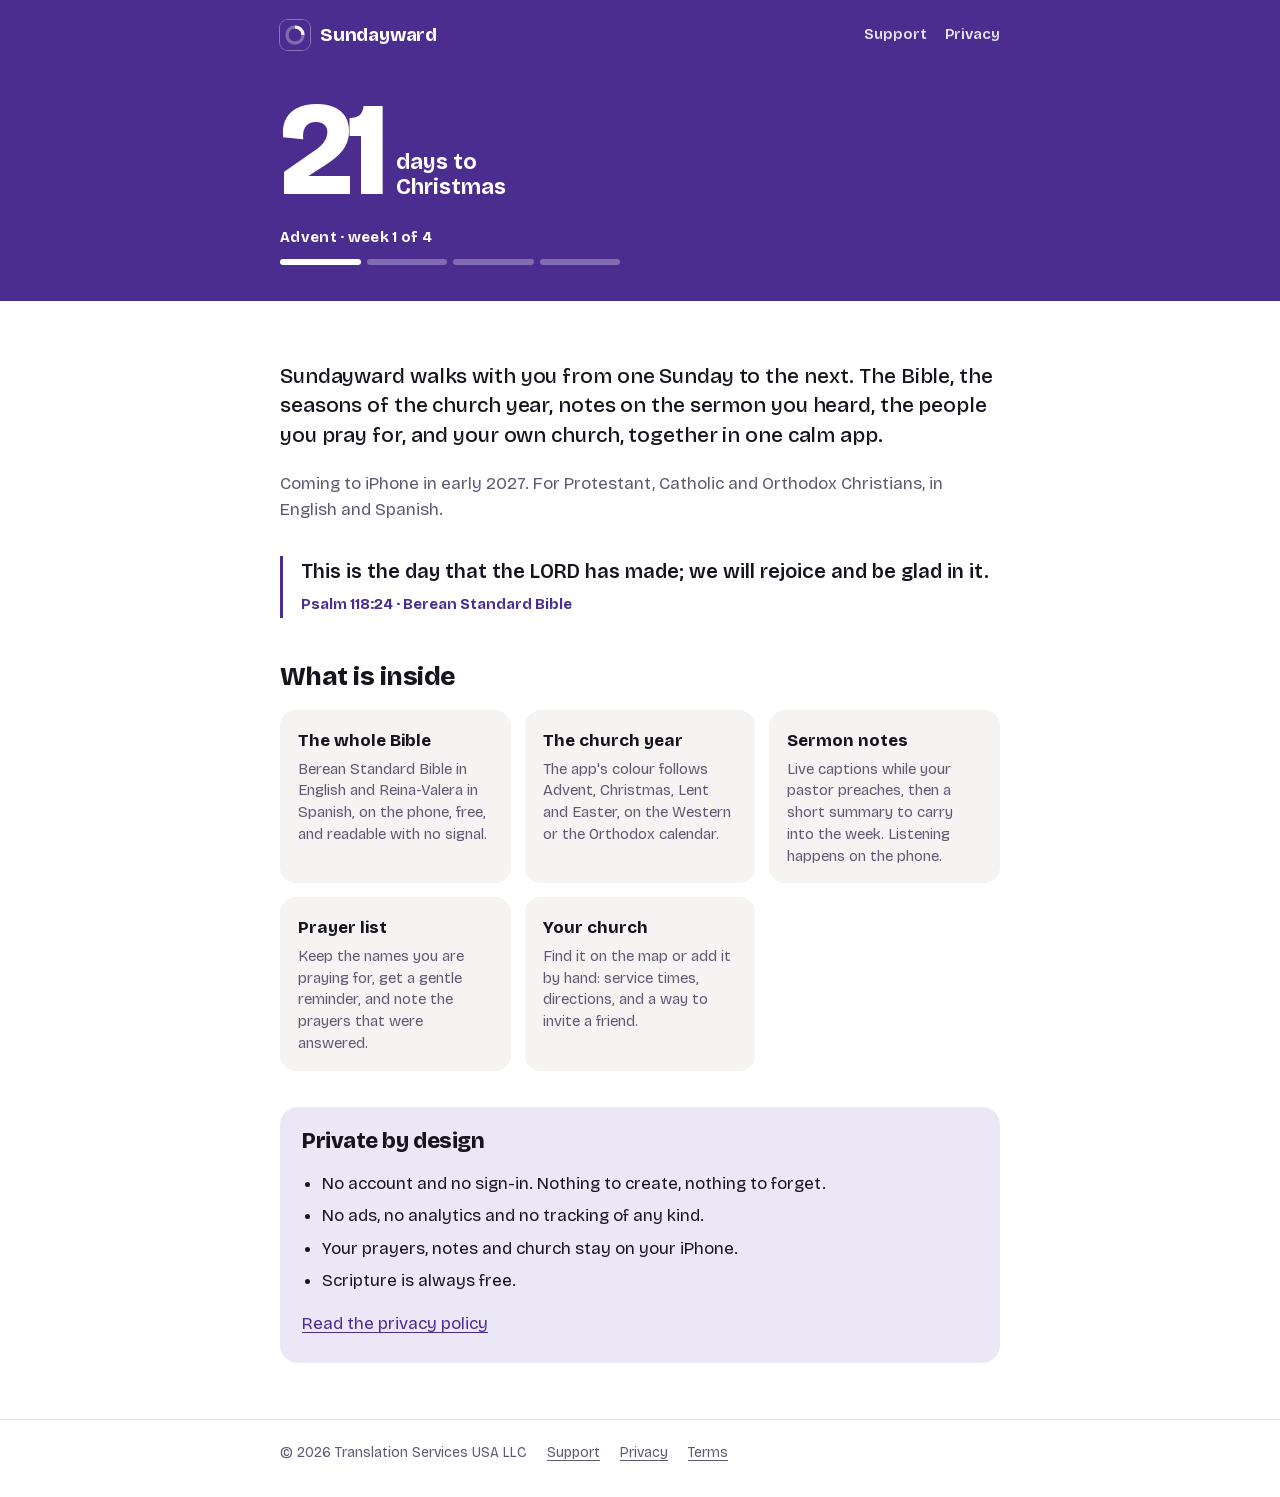
<file: index.html>
<!doctype html>
<html lang="en">
<head>
<meta charset="utf-8">
<meta name="viewport" content="width=device-width, initial-scale=1, viewport-fit=cover">
<title>Sundayward · Your church week, on your iPhone</title>
<meta name="description" content="Sundayward is an iPhone app for Christians in the US: the Bible, the church year, sermon notes, a prayer list and your church, all kept on your phone. No account, no tracking.">
<meta name="theme-color" content="#2E7A4C">
<link rel="icon" href="/assets/favicon.png">
<link rel="apple-touch-icon" href="/assets/apple-touch-icon.png">
<link rel="stylesheet" href="/assets/site.css">
<script src="/assets/season.js"></script>
</head>
<body>
<header class="band">
  <div class="wrap">
    <div class="top">
      <a class="brand" href="/"><img src="/assets/icon-192.png" alt="">Sundayward</a>
      <nav><a href="/support/">Support</a><a href="/privacy/">Privacy</a></nav>
    </div>
    <div class="count" data-countdown><b>15</b><span>days to<br>Advent</span></div>
    <div class="season-name" data-season-name>Ordinary Time</div>
    <div class="weeks" data-weeks></div>
  </div>
</header>

<main>
  <div class="wrap">
    <p class="lede">Sundayward walks with you from one Sunday to the next. The Bible, the seasons of the church year, notes on the sermon you heard, the people you pray for, and your own church, together in one calm app.</p>
    <p class="muted">Coming to iPhone in early 2027. For Protestant, Catholic and Orthodox Christians, in English and Spanish.</p>

    <div class="verse">
      <p>This is the day that the LORD has made; we will rejoice and be glad in it.</p>
      <cite>Psalm 118:24 · Berean Standard Bible</cite>
    </div>

    <h2>What is inside</h2>
    <div class="features">
      <div class="feature"><b>The whole Bible</b><span>Berean Standard Bible in English and Reina-Valera in Spanish, on the phone, free, and readable with no signal.</span></div>
      <div class="feature"><b>The church year</b><span>The app's colour follows Advent, Christmas, Lent and Easter, on the Western or the Orthodox calendar.</span></div>
      <div class="feature"><b>Sermon notes</b><span>Live captions while your pastor preaches, then a short summary to carry into the week. Listening happens on the phone.</span></div>
      <div class="feature"><b>Prayer list</b><span>Keep the names you are praying for, get a gentle reminder, and note the prayers that were answered.</span></div>
      <div class="feature"><b>Your church</b><span>Find it on the map or add it by hand: service times, directions, and a way to invite a friend.</span></div>
    </div>

    <section class="promise">
      <h2>Private by design</h2>
      <ul>
        <li>No account and no sign-in. Nothing to create, nothing to forget.</li>
        <li>No ads, no analytics and no tracking of any kind.</li>
        <li>Your prayers, notes and church stay on your iPhone.</li>
        <li>Scripture is always free.</li>
      </ul>
      <p><a href="/privacy/">Read the privacy policy</a></p>
    </section>
  </div>
</main>

<footer>
  <div class="wrap">
    <span>© 2026 Translation Services USA LLC</span>
    <a href="/support/">Support</a>
    <a href="/privacy/">Privacy</a>
    <a href="/terms/">Terms</a>
  </div>
</footer>
</body>
</html>
</file>
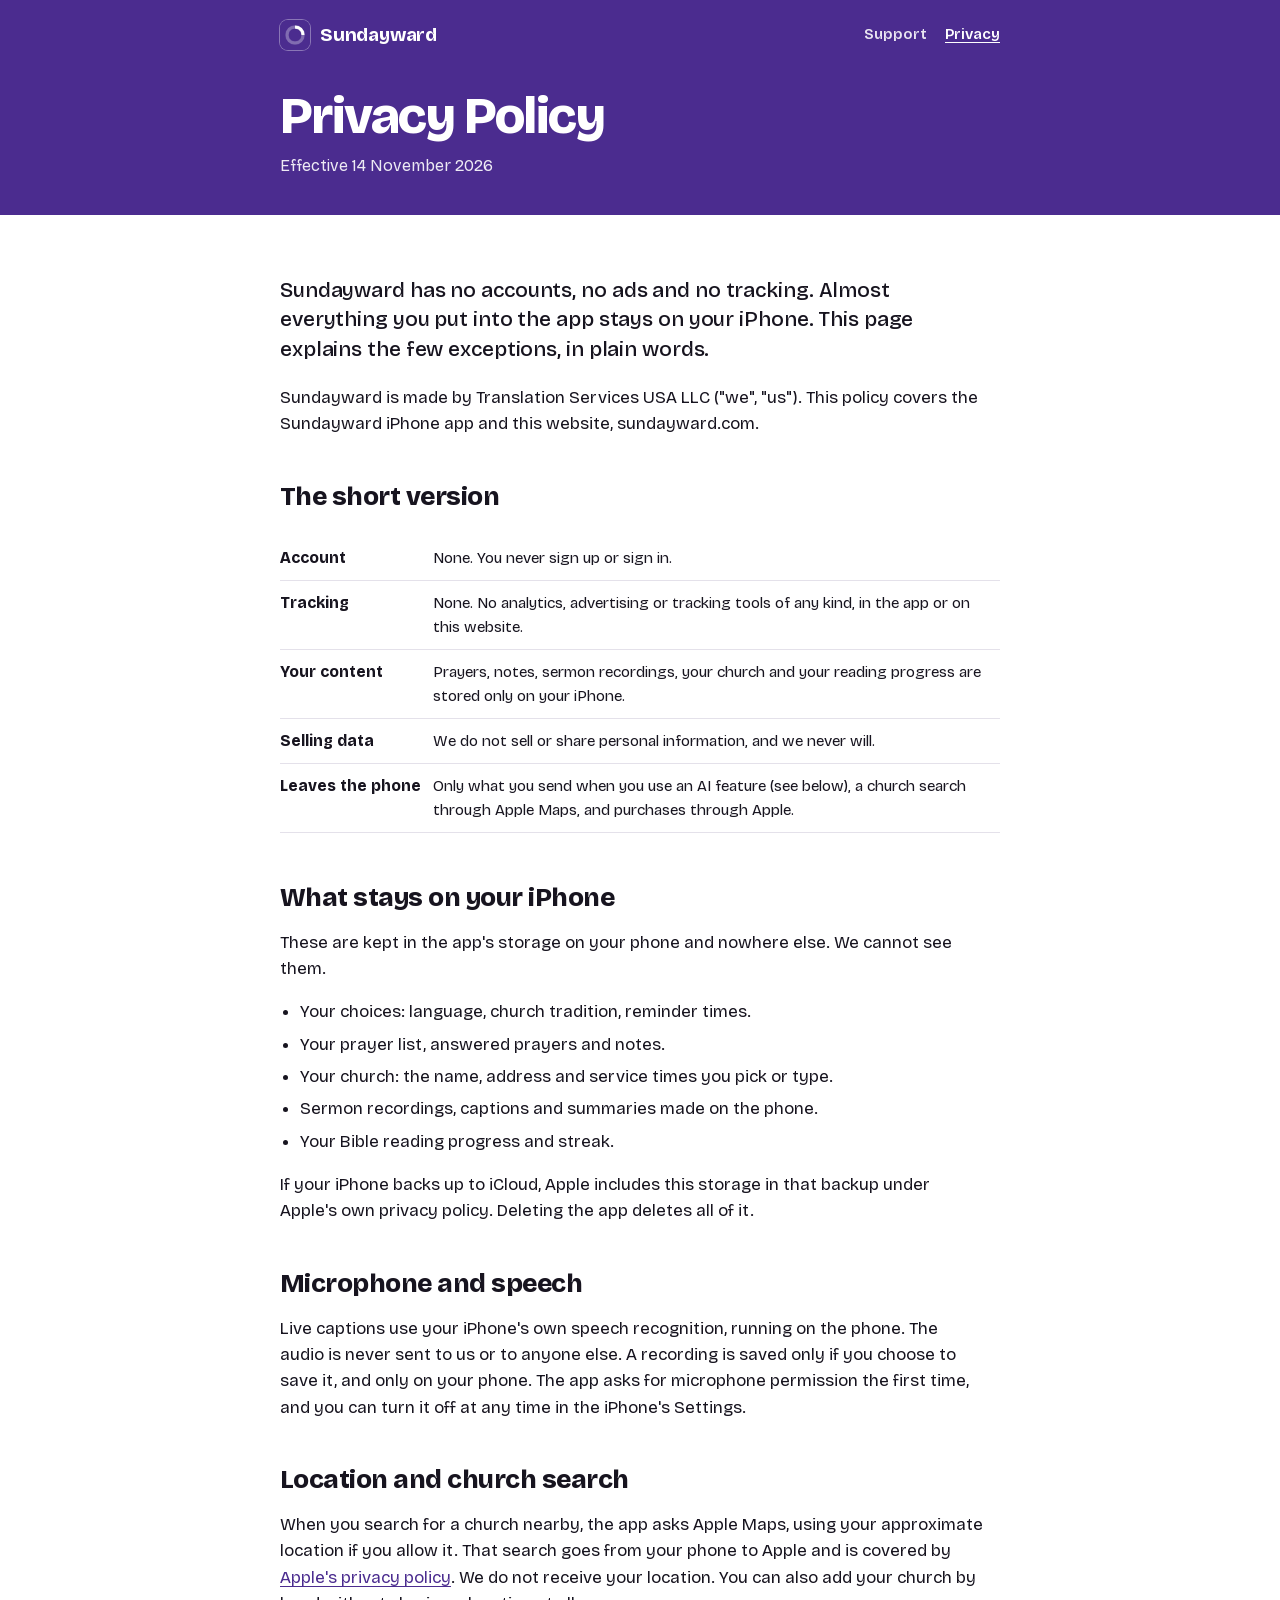
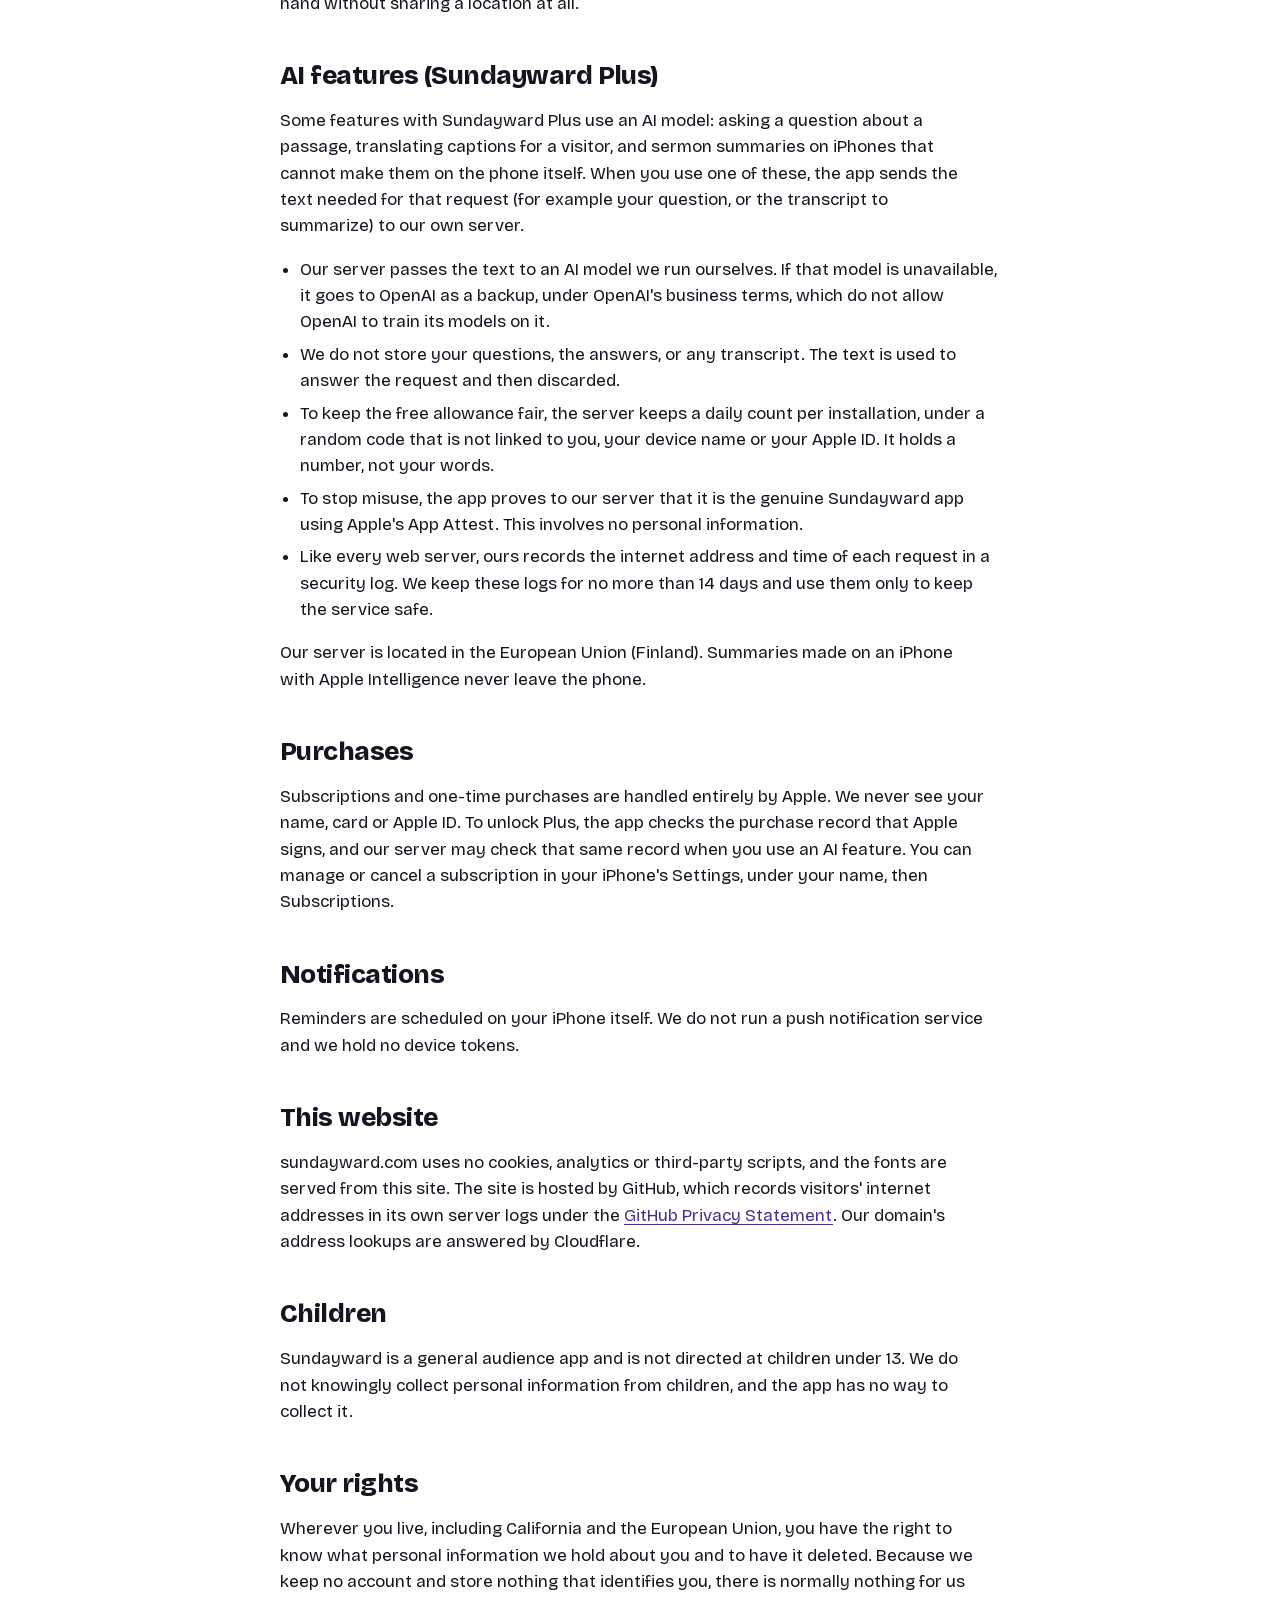
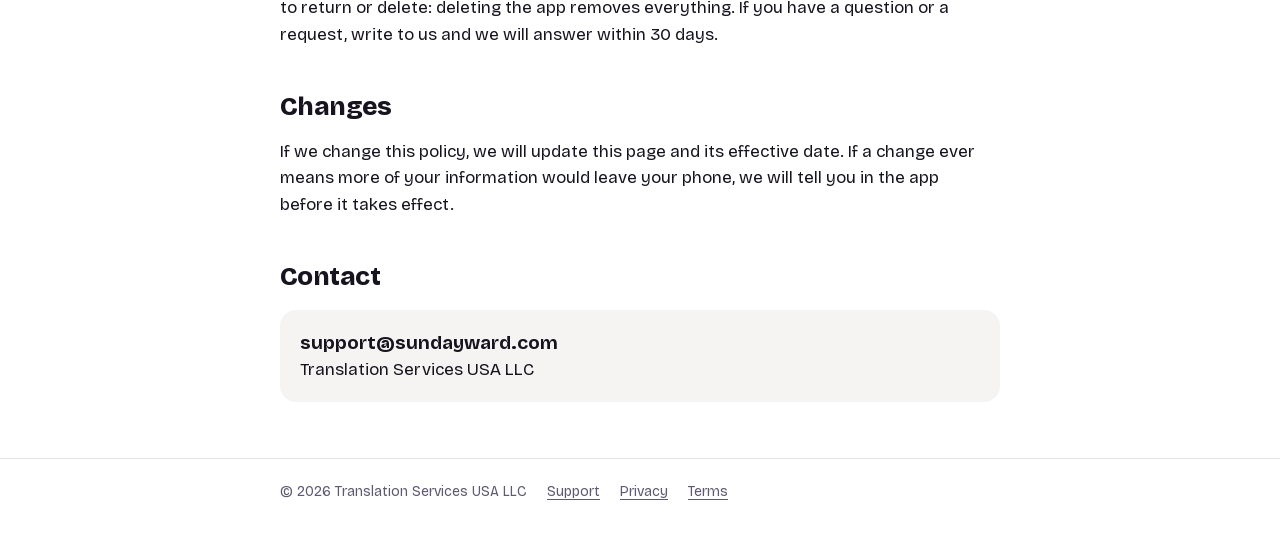
<file: privacy/index.html>
<!doctype html>
<html lang="en">
<head>
<meta charset="utf-8">
<meta name="viewport" content="width=device-width, initial-scale=1, viewport-fit=cover">
<title>Privacy Policy · Sundayward</title>
<meta name="description" content="How the Sundayward iPhone app handles your information: no account, no tracking, and almost everything stays on your phone.">
<meta name="theme-color" content="#2E7A4C">
<link rel="icon" href="/assets/favicon.png">
<link rel="apple-touch-icon" href="/assets/apple-touch-icon.png">
<link rel="stylesheet" href="/assets/site.css">
<script src="/assets/season.js"></script>
</head>
<body>
<header class="band">
  <div class="wrap">
    <div class="top">
      <a class="brand" href="/"><img src="/assets/icon-192.png" alt="">Sundayward</a>
      <nav><a href="/support/">Support</a><a href="/privacy/" aria-current="page">Privacy</a></nav>
    </div>
    <h1 class="page-title">Privacy Policy</h1>
    <p class="page-sub">Effective 14 November 2026</p>
  </div>
</header>

<main>
  <div class="wrap">
    <p class="lede">Sundayward has no accounts, no ads and no tracking. Almost everything you put into the app stays on your iPhone. This page explains the few exceptions, in plain words.</p>

    <p>Sundayward is made by Translation Services USA LLC ("we", "us"). This policy covers the Sundayward iPhone app and this website, sundayward.com.</p>

    <h2>The short version</h2>
    <div class="table-scroll">
    <table class="facts">
      <tr><th>Account</th><td>None. You never sign up or sign in.</td></tr>
      <tr><th>Tracking</th><td>None. No analytics, advertising or tracking tools of any kind, in the app or on this website.</td></tr>
      <tr><th>Your content</th><td>Prayers, notes, sermon recordings, your church and your reading progress are stored only on your iPhone.</td></tr>
      <tr><th>Selling data</th><td>We do not sell or share personal information, and we never will.</td></tr>
      <tr><th>Leaves the phone</th><td>Only what you send when you use an AI feature (see below), a church search through Apple Maps, and purchases through Apple.</td></tr>
    </table>
    </div>

    <h2>What stays on your iPhone</h2>
    <p>These are kept in the app's storage on your phone and nowhere else. We cannot see them.</p>
    <ul>
      <li>Your choices: language, church tradition, reminder times.</li>
      <li>Your prayer list, answered prayers and notes.</li>
      <li>Your church: the name, address and service times you pick or type.</li>
      <li>Sermon recordings, captions and summaries made on the phone.</li>
      <li>Your Bible reading progress and streak.</li>
    </ul>
    <p>If your iPhone backs up to iCloud, Apple includes this storage in that backup under Apple's own privacy policy. Deleting the app deletes all of it.</p>

    <h2>Microphone and speech</h2>
    <p>Live captions use your iPhone's own speech recognition, running on the phone. The audio is never sent to us or to anyone else. A recording is saved only if you choose to save it, and only on your phone. The app asks for microphone permission the first time, and you can turn it off at any time in the iPhone's Settings.</p>

    <h2>Location and church search</h2>
    <p>When you search for a church nearby, the app asks Apple Maps, using your approximate location if you allow it. That search goes from your phone to Apple and is covered by <a href="https://www.apple.com/legal/privacy/">Apple's privacy policy</a>. We do not receive your location. You can also add your church by hand without sharing a location at all.</p>

    <h2>AI features (Sundayward Plus)</h2>
    <p>Some features with Sundayward Plus use an AI model: asking a question about a passage, translating captions for a visitor, and sermon summaries on iPhones that cannot make them on the phone itself. When you use one of these, the app sends the text needed for that request (for example your question, or the transcript to summarize) to our own server.</p>
    <ul>
      <li>Our server passes the text to an AI model we run ourselves. If that model is unavailable, it goes to OpenAI as a backup, under OpenAI's business terms, which do not allow OpenAI to train its models on it.</li>
      <li>We do not store your questions, the answers, or any transcript. The text is used to answer the request and then discarded.</li>
      <li>To keep the free allowance fair, the server keeps a daily count per installation, under a random code that is not linked to you, your device name or your Apple ID. It holds a number, not your words.</li>
      <li>To stop misuse, the app proves to our server that it is the genuine Sundayward app using Apple's App Attest. This involves no personal information.</li>
      <li>Like every web server, ours records the internet address and time of each request in a security log. We keep these logs for no more than 14 days and use them only to keep the service safe.</li>
    </ul>
    <p>Our server is located in the European Union (Finland). Summaries made on an iPhone with Apple Intelligence never leave the phone.</p>

    <h2>Purchases</h2>
    <p>Subscriptions and one-time purchases are handled entirely by Apple. We never see your name, card or Apple ID. To unlock Plus, the app checks the purchase record that Apple signs, and our server may check that same record when you use an AI feature. You can manage or cancel a subscription in your iPhone's Settings, under your name, then Subscriptions.</p>

    <h2>Notifications</h2>
    <p>Reminders are scheduled on your iPhone itself. We do not run a push notification service and we hold no device tokens.</p>

    <h2>This website</h2>
    <p>sundayward.com uses no cookies, analytics or third-party scripts, and the fonts are served from this site. The site is hosted by GitHub, which records visitors' internet addresses in its own server logs under the <a href="https://docs.github.com/en/site-policy/privacy-policies/github-general-privacy-statement">GitHub Privacy Statement</a>. Our domain's address lookups are answered by Cloudflare.</p>

    <h2>Children</h2>
    <p>Sundayward is a general audience app and is not directed at children under 13. We do not knowingly collect personal information from children, and the app has no way to collect it.</p>

    <h2>Your rights</h2>
    <p>Wherever you live, including California and the European Union, you have the right to know what personal information we hold about you and to have it deleted. Because we keep no account and store nothing that identifies you, there is normally nothing for us to return or delete: deleting the app removes everything. If you have a question or a request, write to us and we will answer within 30 days.</p>

    <h2>Changes</h2>
    <p>If we change this policy, we will update this page and its effective date. If a change ever means more of your information would leave your phone, we will tell you in the app before it takes effect.</p>

    <h2>Contact</h2>
    <div class="contact">
      <strong>support@sundayward.com</strong><br>
      Translation Services USA LLC
    </div>
  </div>
</main>

<footer>
  <div class="wrap">
    <span>© 2026 Translation Services USA LLC</span>
    <a href="/support/">Support</a>
    <a href="/privacy/">Privacy</a>
    <a href="/terms/">Terms</a>
  </div>
</footer>
</body>
</html>
</file>
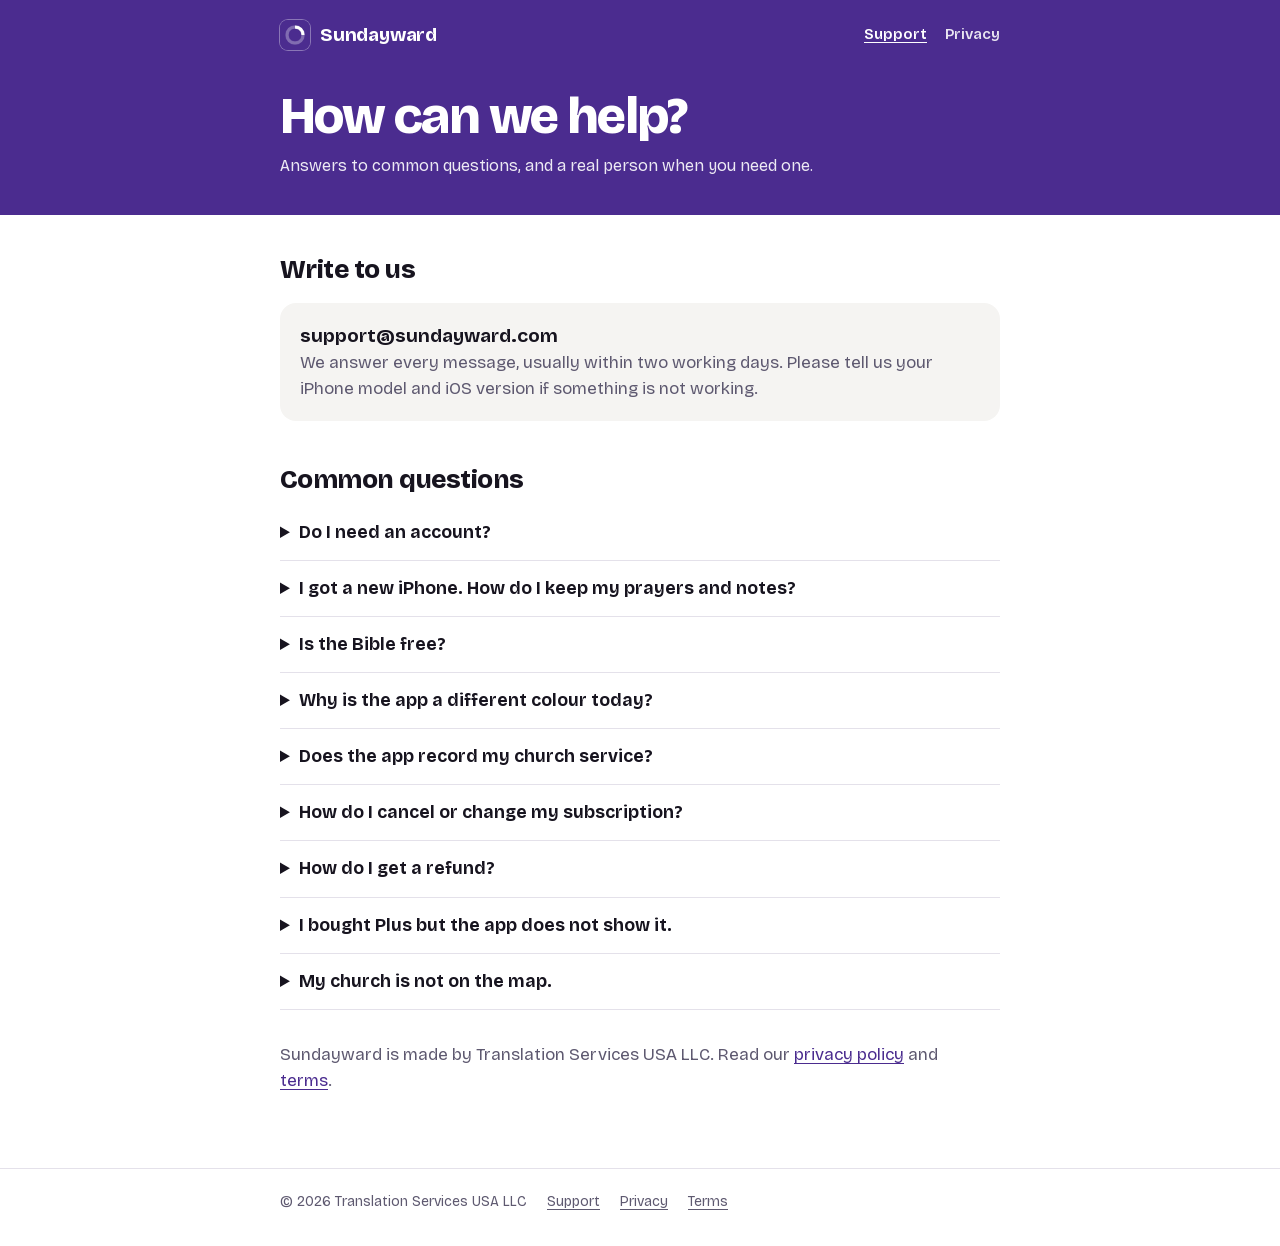
<file: support/index.html>
<!doctype html>
<html lang="en">
<head>
<meta charset="utf-8">
<meta name="viewport" content="width=device-width, initial-scale=1, viewport-fit=cover">
<title>Support · Sundayward</title>
<meta name="description" content="Help with the Sundayward iPhone app: common questions, subscriptions, and how to reach us.">
<meta name="theme-color" content="#2E7A4C">
<link rel="icon" href="/assets/favicon.png">
<link rel="apple-touch-icon" href="/assets/apple-touch-icon.png">
<link rel="stylesheet" href="/assets/site.css">
<script src="/assets/season.js"></script>
</head>
<body>
<header class="band">
  <div class="wrap">
    <div class="top">
      <a class="brand" href="/"><img src="/assets/icon-192.png" alt="">Sundayward</a>
      <nav><a href="/support/" aria-current="page">Support</a><a href="/privacy/">Privacy</a></nav>
    </div>
    <h1 class="page-title">How can we help?</h1>
    <p class="page-sub">Answers to common questions, and a real person when you need one.</p>
  </div>
</header>

<main>
  <div class="wrap">
    <h2>Write to us</h2>
    <div class="contact">
      <strong>support@sundayward.com</strong><br>
      <span class="muted">We answer every message, usually within two working days. Please tell us your iPhone model and iOS version if something is not working.</span>
    </div>

    <h2>Common questions</h2>
    <div class="faq">
      <details>
        <summary>Do I need an account?</summary>
        <p>No. Sundayward has no sign-up and no sign-in. Everything you add is kept on your iPhone.</p>
      </details>
      <details>
        <summary>I got a new iPhone. How do I keep my prayers and notes?</summary>
        <p>Your Sundayward data travels with your iPhone backup. Restore the new iPhone from an iCloud or computer backup of the old one, and Sundayward comes back as you left it.</p>
      </details>
      <details>
        <summary>Is the Bible free?</summary>
        <p>Yes, always. Scripture is never behind a subscription. The Bible text is the Berean Standard Bible in English and Reina-Valera in Spanish, and it works with no internet connection.</p>
      </details>
      <details>
        <summary>Why is the app a different colour today?</summary>
        <p>Sundayward follows the church year. The colour changes with the seasons: Advent, Christmas, Lent, Easter, Pentecost and Ordinary Time. Orthodox Christians can choose the Orthodox calendar in Settings, and the dates follow it.</p>
      </details>
      <details>
        <summary>Does the app record my church service?</summary>
        <p>Only when you start it. Live captions use your iPhone's own speech recognition, and the audio never leaves your phone. Please follow your church's guidance on recording during services.</p>
      </details>
      <details>
        <summary>How do I cancel or change my subscription?</summary>
        <p>Subscriptions are managed by Apple. On your iPhone open Settings, tap your name, then Subscriptions, then Sundayward. Cancelling stops the next renewal; you keep Plus until the end of the period you paid for.</p>
      </details>
      <details>
        <summary>How do I get a refund?</summary>
        <p>Apple handles all payments, so refunds are requested from Apple at <a href="https://reportaproblem.apple.com">reportaproblem.apple.com</a>. We cannot see or refund purchases ourselves.</p>
      </details>
      <details>
        <summary>I bought Plus but the app does not show it.</summary>
        <p>Open Settings in Sundayward and tap Restore Purchases. Make sure you are signed in to the App Store with the same Apple ID you used to buy it.</p>
      </details>
      <details>
        <summary>My church is not on the map.</summary>
        <p>Tap Add my church and type its name, address and service times. It stays on your phone.</p>
      </details>
    </div>

    <p class="muted" style="margin-top:32px">Sundayward is made by Translation Services USA LLC. Read our <a href="/privacy/">privacy policy</a> and <a href="/terms/">terms</a>.</p>
  </div>
</main>

<footer>
  <div class="wrap">
    <span>© 2026 Translation Services USA LLC</span>
    <a href="/support/">Support</a>
    <a href="/privacy/">Privacy</a>
    <a href="/terms/">Terms</a>
  </div>
</footer>
</body>
</html>
</file>
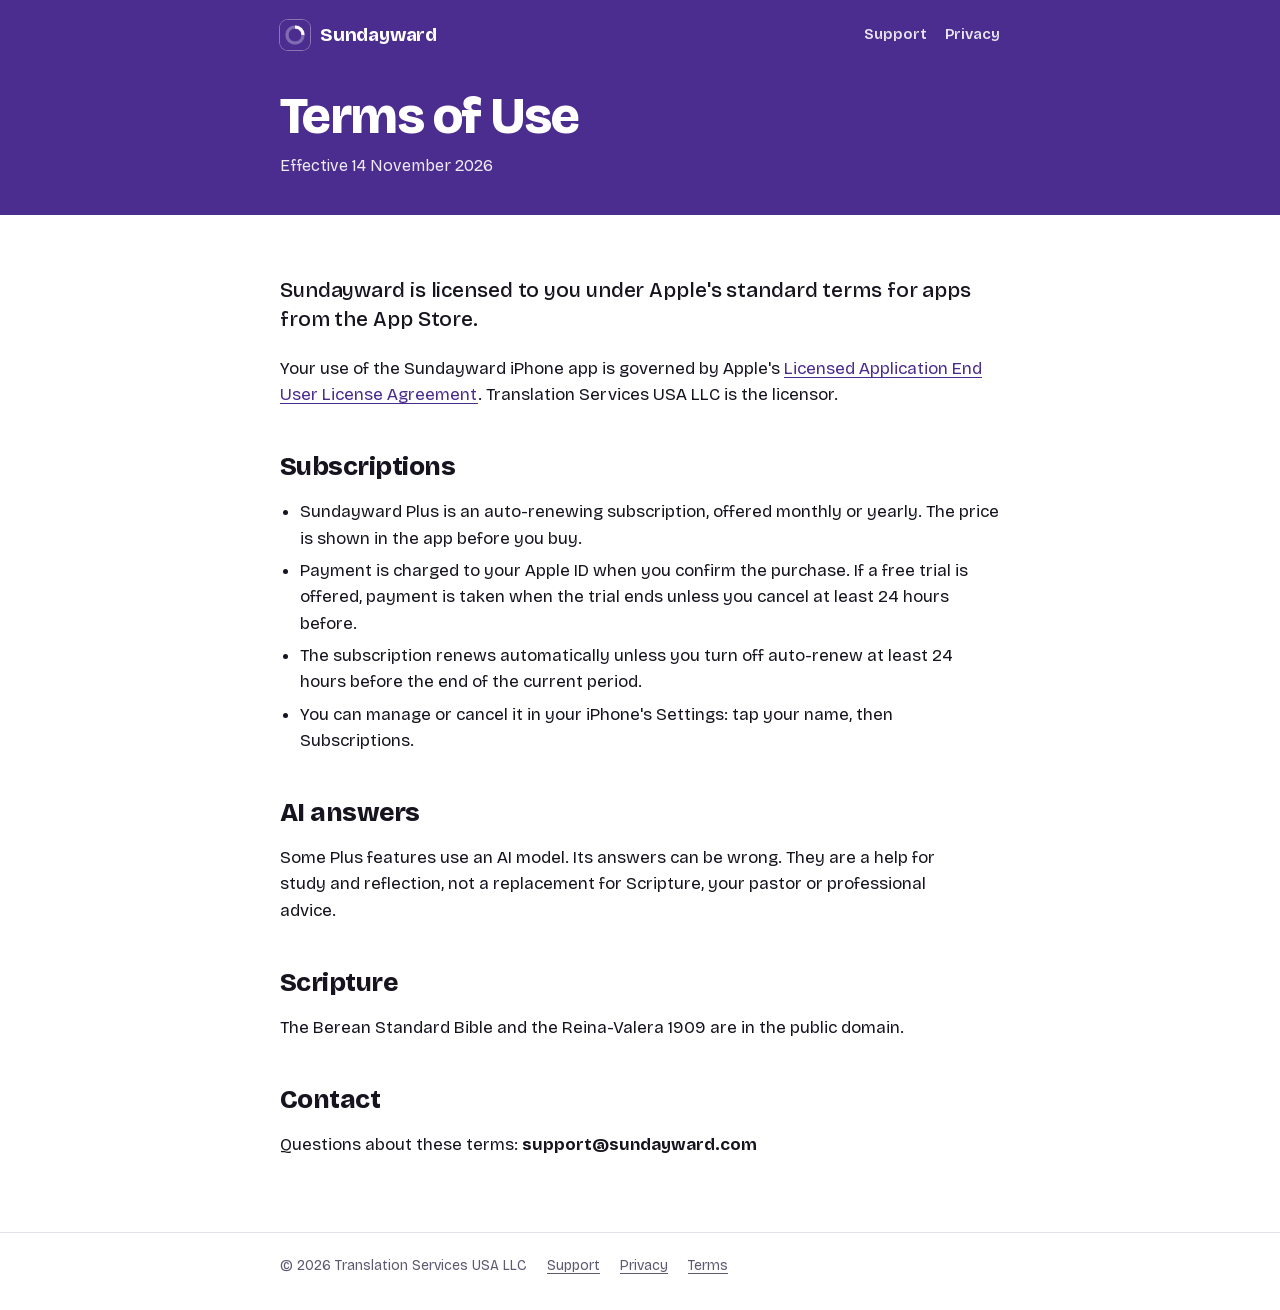
<file: terms/index.html>
<!doctype html>
<html lang="en">
<head>
<meta charset="utf-8">
<meta name="viewport" content="width=device-width, initial-scale=1, viewport-fit=cover">
<title>Terms of Use · Sundayward</title>
<meta name="description" content="Terms of use for the Sundayward iPhone app, including subscriptions.">
<meta name="theme-color" content="#2E7A4C">
<link rel="icon" href="/assets/favicon.png">
<link rel="apple-touch-icon" href="/assets/apple-touch-icon.png">
<link rel="stylesheet" href="/assets/site.css">
<script src="/assets/season.js"></script>
</head>
<body>
<header class="band">
  <div class="wrap">
    <div class="top">
      <a class="brand" href="/"><img src="/assets/icon-192.png" alt="">Sundayward</a>
      <nav><a href="/support/">Support</a><a href="/privacy/">Privacy</a></nav>
    </div>
    <h1 class="page-title">Terms of Use</h1>
    <p class="page-sub">Effective 14 November 2026</p>
  </div>
</header>

<main>
  <div class="wrap">
    <p class="lede">Sundayward is licensed to you under Apple's standard terms for apps from the App Store.</p>
    <p>Your use of the Sundayward iPhone app is governed by Apple's <a href="https://www.apple.com/legal/internet-services/itunes/dev/stdeula/">Licensed Application End User License Agreement</a>. Translation Services USA LLC is the licensor.</p>

    <h2>Subscriptions</h2>
    <ul>
      <li>Sundayward Plus is an auto-renewing subscription, offered monthly or yearly. The price is shown in the app before you buy.</li>
      <li>Payment is charged to your Apple ID when you confirm the purchase. If a free trial is offered, payment is taken when the trial ends unless you cancel at least 24 hours before.</li>
      <li>The subscription renews automatically unless you turn off auto-renew at least 24 hours before the end of the current period.</li>
      <li>You can manage or cancel it in your iPhone's Settings: tap your name, then Subscriptions.</li>
    </ul>

    <h2>AI answers</h2>
    <p>Some Plus features use an AI model. Its answers can be wrong. They are a help for study and reflection, not a replacement for Scripture, your pastor or professional advice.</p>

    <h2>Scripture</h2>
    <p>The Berean Standard Bible and the Reina-Valera 1909 are in the public domain.</p>

    <h2>Contact</h2>
    <p>Questions about these terms: <strong>support@sundayward.com</strong></p>
  </div>
</main>

<footer>
  <div class="wrap">
    <span>© 2026 Translation Services USA LLC</span>
    <a href="/support/">Support</a>
    <a href="/privacy/">Privacy</a>
    <a href="/terms/">Terms</a>
  </div>
</footer>
</body>
</html>
</file>
<file: assets/site.css>
/* Sundayward website. Direction C "Season": the accent follows the church year (assets/season.js). */
@font-face {
  font-family: 'Bricolage Grotesque';
  font-style: normal;
  font-weight: 400 800;
  font-display: swap;
  src: url(/assets/bricolage-latin.woff2) format('woff2');
}

:root {
  /* Season colours from apps/mobile/src/lib/season-core.ts. Ordinary Time is the default. */
  --season: #2E7A4C;
  --season-ink: #2E7A4C;
  --on-season: #FFFFFF;
  --season-tint: #E6F1EA;
  --bg: #FFFFFF;
  --mist: #F5F4F2;
  --ink: #17141F;
  --ink2: #5E5970;
  --rule: #E4E1EA;
  color-scheme: light;
}
@media (prefers-color-scheme: dark) {
  :root {
    --bg: #131117;
    --mist: #1D1A23;
    --ink: #F3F1F7;
    --ink2: #B3ADC2;
    --rule: #2E2A36;
    --season-tint: #22202A;
    color-scheme: dark;
  }
}

* { box-sizing: border-box; }
html { -webkit-text-size-adjust: 100%; }
body {
  margin: 0;
  background: var(--bg);
  color: var(--ink);
  font: 400 17px/1.55 'Bricolage Grotesque', -apple-system, BlinkMacSystemFont, 'Segoe UI', sans-serif;
}
a { color: var(--season-ink); text-underline-offset: 3px; }
@media (prefers-color-scheme: dark) { a { color: var(--ink); } }

.wrap {
  max-width: 760px;
  margin: 0 auto;
  padding-left: max(20px, env(safe-area-inset-left));
  padding-right: max(20px, env(safe-area-inset-right));
}

/* Season band: the same element as the app's Today screen. */
.band { background: var(--season); color: var(--on-season); }
.band .wrap { padding-block: 20px 36px; }
.top { display: flex; justify-content: space-between; align-items: center; gap: 16px; }
.brand { display: flex; align-items: center; gap: 10px; color: inherit; text-decoration: none; font-weight: 750; font-size: 19px; letter-spacing: -0.01em; }
.brand img { width: 30px; height: 30px; border-radius: 8px; box-shadow: 0 0 0 1px rgba(255,255,255,.35); }
.top nav { display: flex; gap: 18px; font-size: 15px; font-weight: 600; }
.top nav a { color: inherit; text-decoration: none; opacity: .88; }
.top nav a:hover, .top nav a[aria-current] { opacity: 1; text-decoration: underline; }

.count { display: flex; align-items: flex-end; gap: 14px; margin-top: 44px; }
.count b { font-size: clamp(84px, 22vw, 132px); font-weight: 800; line-height: .86; letter-spacing: -0.045em; }
.count span { font-size: 22px; font-weight: 700; line-height: 1.12; padding-bottom: 8px; }
.season-name { margin-top: 18px; font-size: 15px; font-weight: 700; letter-spacing: .02em; }
.weeks { display: flex; gap: 6px; margin-top: 10px; max-width: 340px; }
.weeks i { flex: 1; height: 6px; border-radius: 3px; background: currentColor; opacity: .3; }
.weeks i.on { opacity: 1; }

.page-title { font-size: clamp(34px, 8vw, 52px); font-weight: 800; line-height: 1; letter-spacing: -0.03em; margin: 40px 0 0; text-wrap: balance; }
.page-sub { margin: 12px 0 0; font-size: 16px; opacity: .9; }

main .wrap { padding-block: 40px 56px; }
h2 { font-size: 26px; font-weight: 800; letter-spacing: -0.02em; line-height: 1.15; margin: 44px 0 10px; text-wrap: balance; }
h2:first-child { margin-top: 0; }
h3 { font-size: 19px; font-weight: 750; margin: 26px 0 6px; }
p, li { max-width: 64ch; }
ul { padding-left: 1.2em; }
li { margin: 6px 0; }
.lede { font-size: 21px; line-height: 1.4; font-weight: 500; letter-spacing: -0.005em; }
.muted { color: var(--ink2); }

.verse { border-left: 3px solid var(--season); padding: 2px 0 2px 18px; margin: 32px 0; }
.verse p { font-size: 20px; line-height: 1.38; font-weight: 600; margin: 0; }
.verse cite { display: block; font-style: normal; font-size: 15px; font-weight: 700; color: var(--season-ink); margin-top: 8px; }
@media (prefers-color-scheme: dark) { .verse cite { color: var(--ink2); } }

.features { display: grid; grid-template-columns: repeat(auto-fit, minmax(210px, 1fr)); gap: 14px; margin-top: 18px; }
.feature { background: var(--mist); border-radius: 16px; padding: 18px 18px 16px; }
.feature b { display: block; font-size: 17px; font-weight: 750; }
.feature span { display: block; font-size: 15px; color: var(--ink2); margin-top: 4px; line-height: 1.45; }

.promise { background: var(--season-tint); border-radius: 18px; padding: 22px 22px 8px; margin-top: 36px; }
.promise h2 { margin-top: 0; font-size: 22px; }

.facts { width: 100%; border-collapse: collapse; margin: 14px 0 6px; font-size: 15.5px; }
.table-scroll { overflow-x: auto; }
.facts th, .facts td { text-align: left; vertical-align: top; padding: 10px 12px 10px 0; border-bottom: 1px solid var(--rule); }
.facts th { font-weight: 750; white-space: nowrap; }

.faq details { border-bottom: 1px solid var(--rule); padding: 14px 0; }
.faq summary { cursor: pointer; font-weight: 700; font-size: 17.5px; }
.faq details p { margin: 10px 0 2px; }

.contact { background: var(--mist); border-radius: 16px; padding: 18px 20px; margin-top: 18px; }
.contact strong { font-size: 19px; }

footer { border-top: 1px solid var(--rule); }
footer .wrap { padding-block: 22px 34px; display: flex; flex-wrap: wrap; gap: 8px 20px; font-size: 14px; color: var(--ink2); }
footer a { color: var(--ink2); }
</file>
